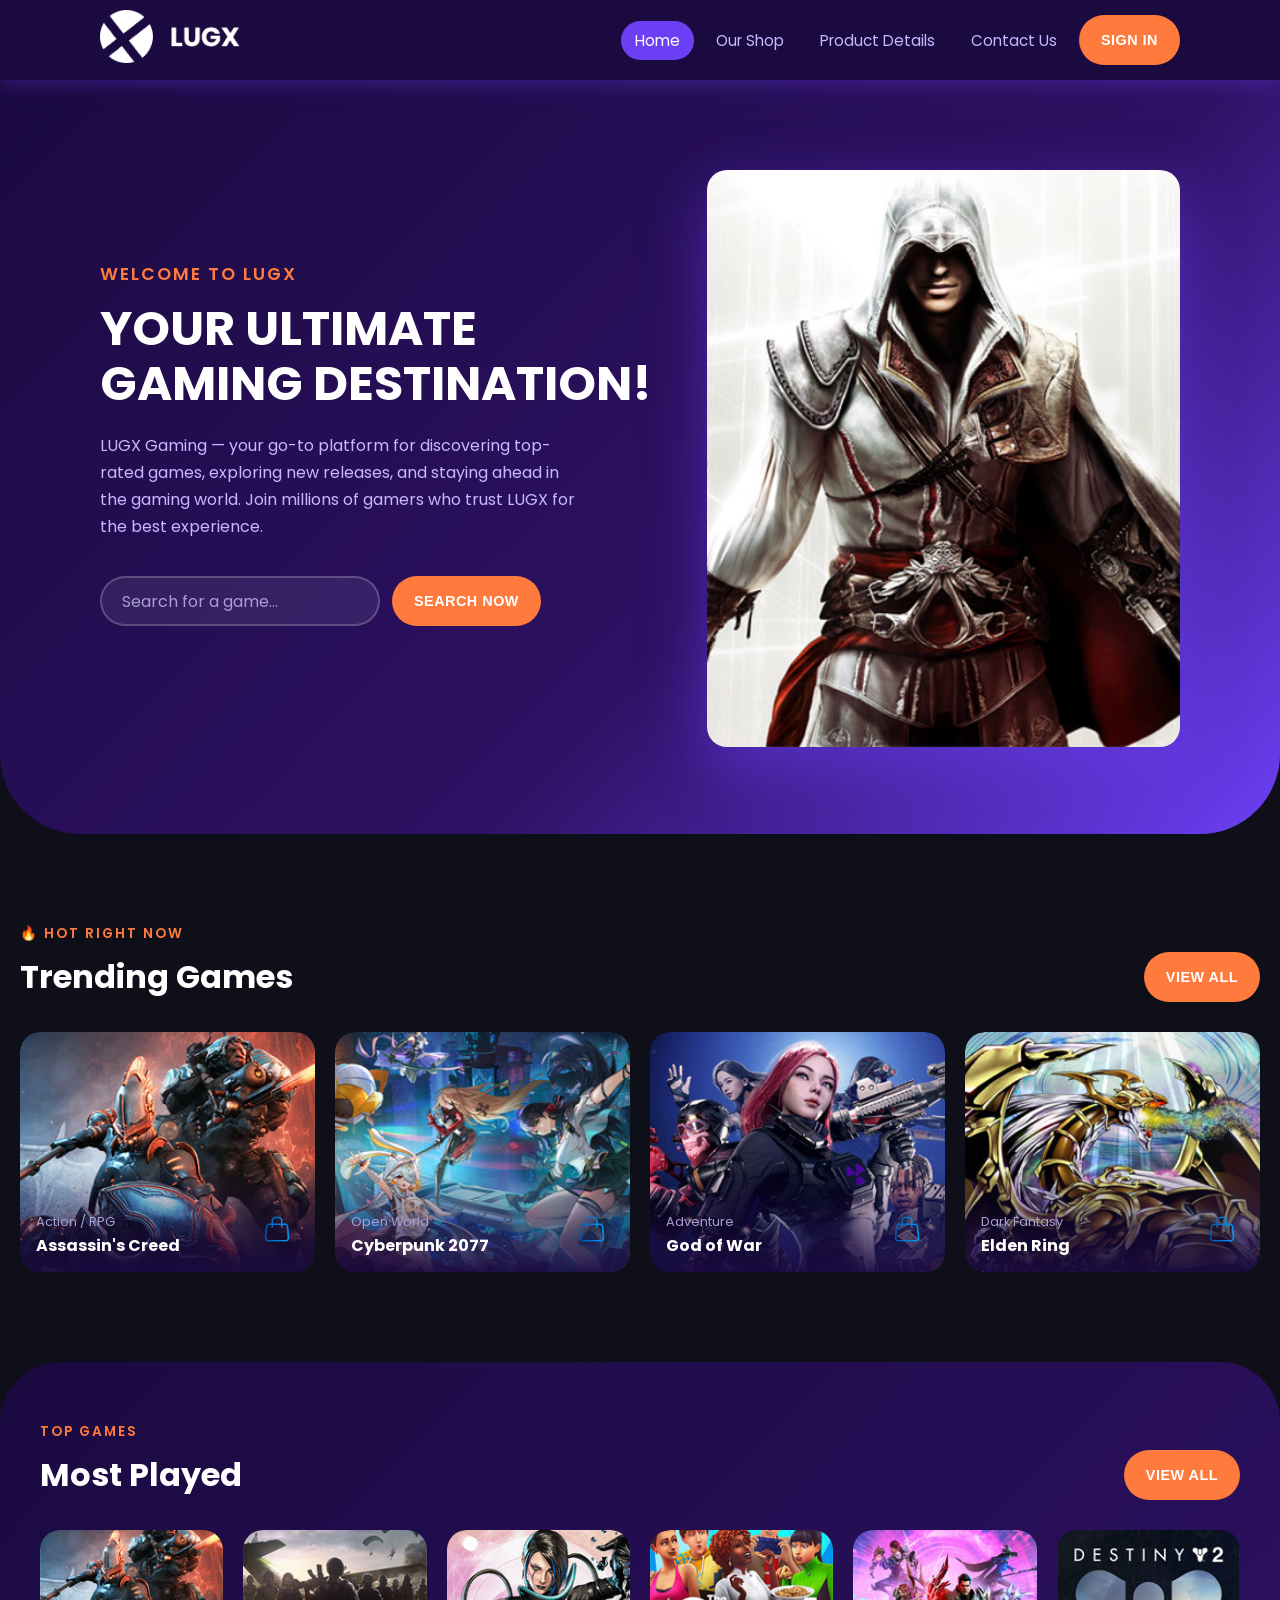
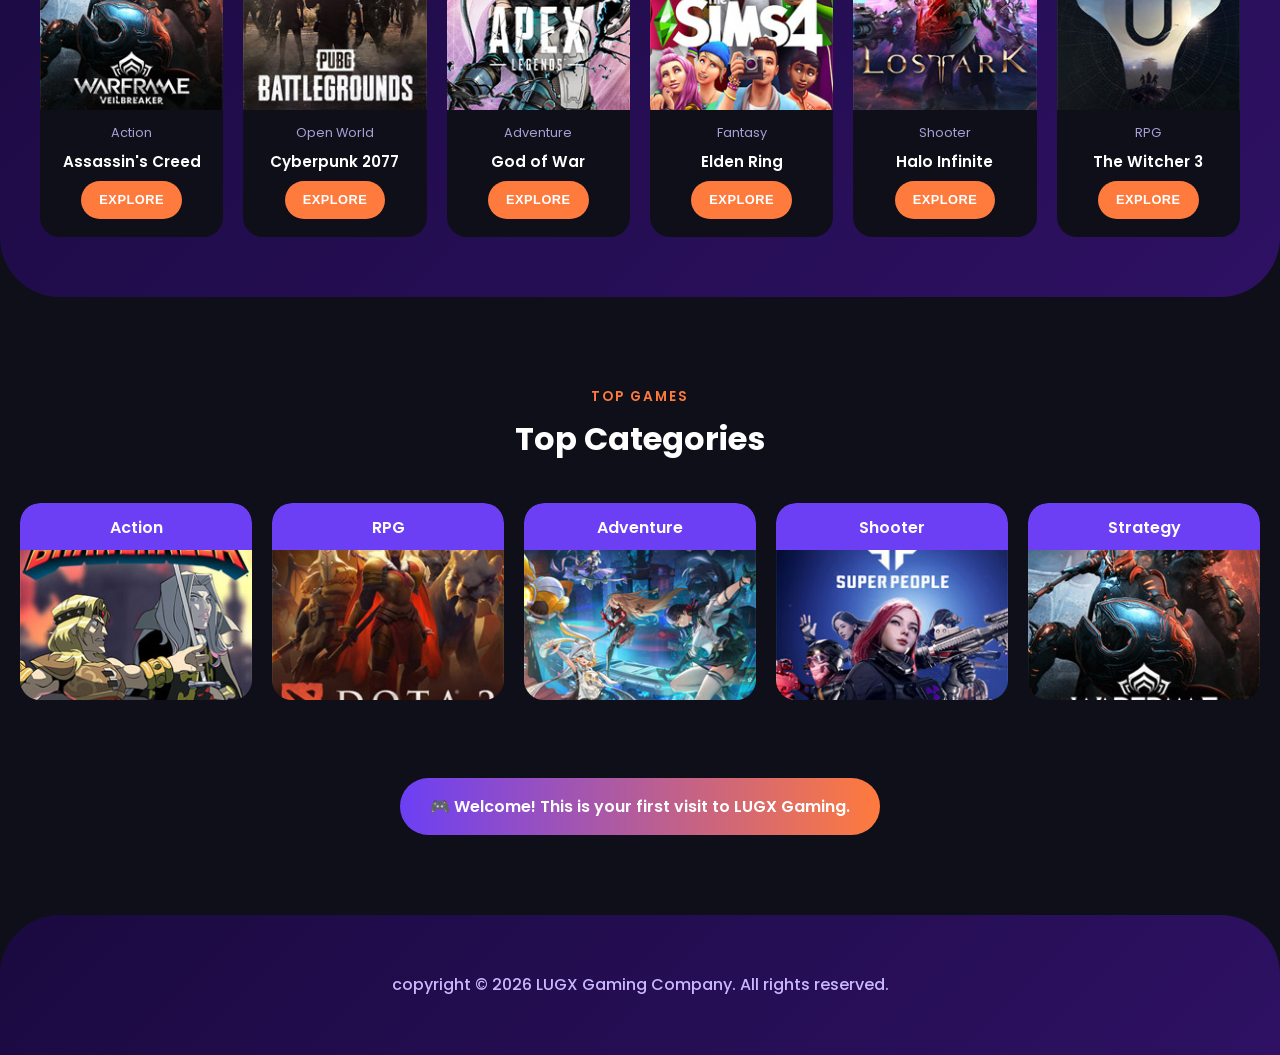
<file: index.html>
<!doctype html>
<html lang="en">
  <head>
    <meta charset="UTF-8" />
    <meta name="viewport" content="width=device-width, initial-scale=1.0" />
    <meta
      name="description"
      content="LUGX Gaming – your ultimate destination for trending games, top categories, and the best gaming experience."
    />
    <!-- FONTS -->
    <link
      href="https://fonts.googleapis.com/css2?family=Poppins:wght@300;400;500;600;700&display=swap"
      rel="stylesheet"
    />
    <link rel="shortcut icon" href="./images/logo.png" type="image/x-icon" />
    <link rel="stylesheet" href="style.css" />
    <title>LUGX Gaming</title>
  </head>

  <body>
    <!-- ========== HEADER ========== -->
    <header class="headerContainer">
      <div class="header">
        <a href="index.html" class="logo">
          <img src="images/logo.png" alt="LUGX Logo" />
        </a>

        <!-- Hamburger button (mobile) -->
        <button
          class="menuToggle"
          id="menuToggle"
          aria-label="Toggle navigation"
        >
          &#9776;
        </button>

        <nav class="headerLinks" id="headerLinks">
          <a href="index.html" class="active">Home</a>
          <a href="#trending">Our Shop</a>
          <a href="#mostPlayed">Product Details</a>
          <a href="contactUs.html">Contact Us</a>
          <button class="btn" id="signInBtn">Sign In</button>
        </nav>
      </div>
    </header>

    <!-- ========== LANDING PAGE ========== -->
    <main class="landingPageContainer">
      <div class="landingPage">
        <!-- LEFT SIDE -->
        <div class="leftSide">
          <p class="welcome">Welcome to LUGX</p>
          <h1 class="slogan">Your Ultimate Gaming Destination!</h1>
          <p class="description">
            LUGX Gaming — your go-to platform for discovering top-rated games,
            exploring new releases, and staying ahead in the gaming world. Join
            millions of gamers who trust LUGX for the best experience.
          </p>
          <!-- Search bar -->
          <div class="searchBar">
            <input
              type="text"
              id="searchInput"
              placeholder="Search for a game…"
            />
            <button class="btn searchBtn" id="searchBtn">SEARCH NOW</button>
          </div>
          <!-- Search result message -->
          <p id="searchResult" class="searchResult"></p>
        </div>

        <!-- RIGHT SIDE -->
        <div class="imageContainer">
          <img src="images/banner-image.jpg" alt="Gaming banner" />
        </div>
      </div>
    </main>

    <!-- ========== TRENDING GAMES ========== -->
    <section class="trendingContainer" id="trending">
      <span>🔥 Hot Right Now</span>
      <div class="trendingHeader">
        <h1>Trending Games</h1>
        <button class="btn" id="viewAllTrending">View All</button>
      </div>

      <div class="trendingCard" id="trendingCard">
        <!-- Cards injected by JS -->
      </div>
    </section>

    <!-- ========== MOST PLAYED ========== -->
    <section class="mostContainer" id="mostPlayed">
      <div class="mostPlayed">
        <span>top games</span>
        <div class="mostHeader">
          <h1>Most Played</h1>
          <button class="btn" id="viewAllMost">View All</button>
        </div>
        <div class="mostCards" id="mostCards">
          <!-- Cards injected by JS -->
        </div>
      </div>
    </section>

    <!-- ========== TOP CATEGORIES ========== -->
    <section class="categoryContainer">
      <div class="category">
        <div class="categoryHeader">
          <span>top games</span>
          <h1>Top Categories</h1>
        </div>
        <div class="categoryCards" id="categoryCards">
          <!-- Cards injected by JS -->
        </div>
      </div>
    </section>

    <!-- ========== VISIT COUNTER BANNER ========== -->
    <div class="counterBanner">
      <p id="visitMsg"></p>
    </div>

    <!-- ========== FOOTER ========== -->
    <footer class="footerContainer">
      <div class="footer">
        copyright &copy; <span id="footerYear"></span> LUGX Gaming Company. All
        rights reserved.
      </div>
    </footer>

    <!-- ========== SIGN-IN MODAL ========== -->
    <div class="modalOverlay" id="modalOverlay">
      <div class="modal">
        <button class="modalClose" id="modalClose">&times;</button>
        <h2>Sign In</h2>
        <input type="text" id="modalUsername" placeholder="Username" />
        <input type="password" id="modalPassword" placeholder="Password" />
        <p id="modalMsg" class="modalMsg"></p>
        <button class="btn" id="modalSubmit">Login</button>
      </div>
    </div>

    <script src="index.js"></script>
  </body>
</html>
</file>
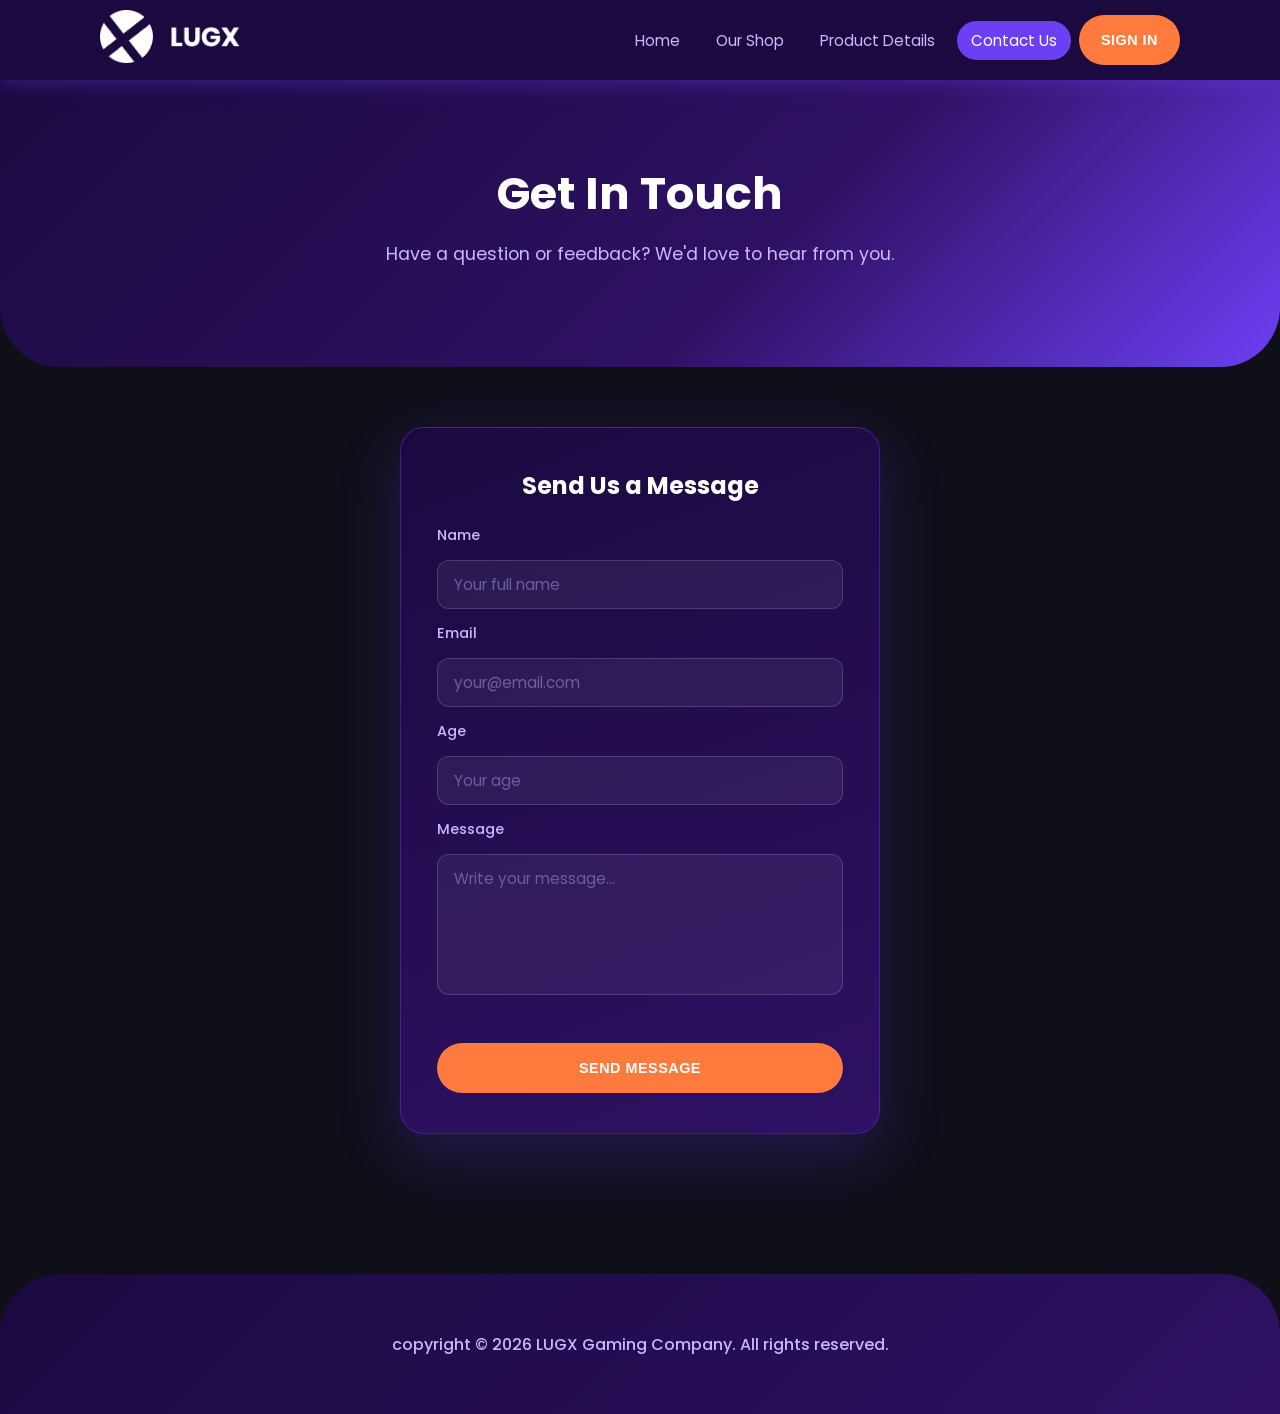
<file: contactUs.html>
<!doctype html>
<html lang="en">
  <head>
    <meta charset="UTF-8" />
    <meta name="viewport" content="width=device-width, initial-scale=1.0" />
    <meta
      name="description"
      content="Contact LUGX Gaming – reach out with your questions and feedback."
    />
    <link
      href="https://fonts.googleapis.com/css2?family=Poppins:wght@300;400;500;600;700&display=swap"
      rel="stylesheet"
    />
    <link rel="shortcut icon" href="./images/logo.png" type="image/x-icon" />
    <link rel="stylesheet" href="style.css" />
    <title>Contact Us – LUGX Gaming</title>
  </head>

  <body>
    <!-- ========== HEADER ========== -->
    <div class="headerContainer">
      <div class="header">
        <a href="index.html" class="logo">
          <img src="images/logo.png" alt="LUGX Logo" />
        </a>
        <button
          class="menuToggle"
          id="menuToggle"
          aria-label="Toggle navigation"
        >
          &#9776;
        </button>
        <nav class="headerLinks" id="headerLinks">
          <a href="index.html">Home</a>
          <a href="index.html#trending">Our Shop</a>
          <a href="index.html#mostPlayed">Product Details</a>
          <a href="contactUs.html" class="active">Contact Us</a>
          <button class="btn" id="signInBtn">Sign In</button>
        </nav>
      </div>
    </div>

    <!-- ========== CONTACT FORM ========== -->
    <div class="contactHero">
      <h1>Get In Touch</h1>
      <p>Have a question or feedback? We'd love to hear from you.</p>
    </div>

    <div class="formContainer">
      <form id="contactForm" novalidate>
        <h2>Send Us a Message</h2>

        <label for="contactName">Name</label>
        <input type="text" id="contactName" placeholder="Your full name" />

        <label for="contactEmail">Email</label>
        <input type="email" id="contactEmail" placeholder="your@email.com" />

        <label for="contactAge">Age</label>
        <input
          type="number"
          id="contactAge"
          placeholder="Your age"
          min="1"
          max="120"
        />

        <label for="contactMsg">Message</label>
        <textarea
          id="contactMsg"
          name="question"
          cols="30"
          rows="5"
          placeholder="Write your message…"
        ></textarea>

        <!-- Validation message -->
        <p id="formFeedback" class="formFeedback"></p>

        <button type="button" class="btn" id="sendBtn">Send Message</button>
      </form>
    </div>

    <!-- ========== FOOTER ========== -->
    <div class="footerContainer">
      <div class="footer">
        copyright &copy; <span id="footerYear"></span> LUGX Gaming Company. All
        rights reserved.
      </div>
    </div>

    <!-- ========== SIGN-IN MODAL ========== -->
    <div class="modalOverlay" id="modalOverlay">
      <div class="modal">
        <button class="modalClose" id="modalClose">&times;</button>
        <h2>Sign In</h2>
        <input type="text" id="modalUsername" placeholder="Username" />
        <input type="password" id="modalPassword" placeholder="Password" />
        <p id="modalMsg" class="modalMsg"></p>
        <button class="btn" id="modalSubmit">Login</button>
      </div>
    </div>

    <script src="index.js"></script>
  </body>
</html>
</file>
<file: style.css>
/* ============================================================
   LUGX GAMING – MAIN STYLESHEET
   Covers: box-sizing, Flexbox, transitions, transforms,
           pseudo-classes (:hover, :active), Media Queries
   ============================================================ */

/* ---------- RESET & BASE ---------- */
*,
*::before,
*::after {
  box-sizing: border-box;
  margin: 0;
  padding: 0;
}

body {
  font-family: "Poppins", sans-serif;
  background-color: #0f0f1a;
  color: #e0e0e0;
  overflow-x: hidden;
}

/* ---------- HEADER ---------- */
.headerContainer {
  background-color: #1a0a40;
  position: sticky;
  top: 0;
  z-index: 100;
  box-shadow: 0 2px 20px rgba(108, 63, 245, 0.4);
}

.header {
  height: 80px;
  display: flex;
  justify-content: space-between;
  align-items: center;
  padding: 0 100px;
  max-width: 1300px;
  margin: auto;
}

.logo img {
  width: 140px;
  transition: transform 0.3s;
}

.logo img:hover {
  transform: scale(1.05);
}

.headerLinks {
  display: flex;
  justify-content: space-between;
  align-items: center;
  gap: 8px;
}

.headerLinks a {
  text-decoration: none;
  color: #c9b8ff;
  padding: 8px 14px;
  border-radius: 50px;
  transition:
    background-color 0.3s,
    color 0.3s;
  font-size: 0.95rem;
}

.headerLinks a:hover {
  background-color: #6c3ff5;
  color: #fff;
}

.headerLinks a.active {
  background-color: #6c3ff5;
  color: #fff;
}

/* Hamburger – hidden on desktop */
.menuToggle {
  display: none;
  background: none;
  border: none;
  color: #fff;
  font-size: 1.8rem;
  cursor: pointer;
}

/* ---------- SHARED BUTTON ---------- */
.btn {
  border-radius: 50px;
  height: 50px;
  border: none;
  font-weight: 600;
  font-size: 0.9rem;
  padding: 0 22px;
  background-color: #ff7a3d;
  color: #fff;
  text-transform: uppercase;
  transition:
    background-color 0.3s,
    transform 0.2s;
  cursor: pointer;
  letter-spacing: 0.5px;
}

.btn:hover {
  background-color: #e05d20;
  transform: translateY(-2px);
}

.btn:active {
  transform: translateY(0) scale(0.97);
}

/* ---------- LANDING PAGE ---------- */
.landingPageContainer {
  background: linear-gradient(135deg, #1a0a40 0%, #2e1163 60%, #6c3ff5 100%);
  border-radius: 0 0 80px 80px;
}

.landingPage {
  display: flex;
  align-items: center;
  gap: 40px;
  padding: 90px 100px 80px;
  max-width: 1300px;
  margin: auto;
}

.leftSide {
  flex: 6;
}

.welcome {
  font-size: 1.1rem;
  color: #ff7a3d;
  font-weight: 600;
  letter-spacing: 2px;
  text-transform: uppercase;
  margin-bottom: 14px;
}

.slogan {
  font-size: 3rem;
  font-weight: 700;
  color: #fff;
  line-height: 1.15;
  text-transform: uppercase;
  margin-bottom: 20px;
}

.description {
  color: #c9b8ff;
  width: 85%;
  font-weight: 400;
  line-height: 1.7;
  margin-bottom: 36px;
}

/* Search bar */
.searchBar {
  display: flex;
  align-items: center;
  gap: 12px;
  flex-wrap: wrap;
}

.searchBar input {
  border-radius: 50px;
  border: 2px solid rgba(255, 255, 255, 0.2);
  background: rgba(255, 255, 255, 0.08);
  outline: none;
  width: 280px;
  height: 50px;
  font-size: 1rem;
  padding: 0 20px;
  color: #fff;
  transition: border-color 0.3s;
  font-family: "Poppins", sans-serif;
}

.searchBar input::placeholder {
  color: #a89fd4;
}

.searchBar input:focus {
  border-color: #ff7a3d;
}

.searchResult {
  margin-top: 14px;
  font-size: 0.95rem;
  min-height: 22px;
  color: #ffd580;
  font-weight: 500;
}

/* Landing right image */
.imageContainer {
  flex: 5;
}

.imageContainer img {
  width: 100%;
  border-radius: 20px;
  box-shadow: 0 20px 60px rgba(108, 63, 245, 0.5);
  transition: transform 0.4s;
}

.imageContainer img:hover {
  transform: scale(1.03) rotate(-1deg);
}

/* ---------- SECTION SHARED STYLES ---------- */
.trendingContainer {
  max-width: 1300px;
  margin: 90px auto 0;
  padding: 0 20px;
}

.trendingHeader,
.mostHeader {
  display: flex;
  justify-content: space-between;
  align-items: center;
  padding-bottom: 30px;
}

.trendingContainer > span,
.mostContainer span,
.categoryHeader span {
  display: block;
  text-transform: uppercase;
  color: #ff7a3d;
  font-weight: 600;
  font-size: 0.85rem;
  letter-spacing: 2px;
  margin-bottom: 8px;
}

.trendingHeader h1,
.mostHeader h1,
.categoryHeader h1 {
  color: #fff;
  font-size: 2rem;
  margin-top: 0;
}

/* ---------- TRENDING CARDS ---------- */
.trendingCard {
  display: flex;
  justify-content: space-between;
  gap: 20px;
  flex-wrap: wrap;
}

.trendingCard .card {
  position: relative;
  border-radius: 20px;
  overflow: hidden;
  flex: 1;
  min-width: 200px;
  transition:
    transform 0.3s,
    box-shadow 0.3s;
}

.trendingCard .card:hover {
  transform: translateY(-8px);
  box-shadow: 0 20px 40px rgba(108, 63, 245, 0.4);
}

.trendingCard .card > img {
  width: 100%;
  height: 240px;
  object-fit: cover;
  display: block;
  border-radius: 20px;
}

.trendingCard .card .cardInfo {
  position: absolute;
  bottom: 0;
  left: 0;
  right: 0;
  background: linear-gradient(to top, rgba(26, 10, 64, 0.95), transparent);
  border-radius: 0 0 20px 20px;
  padding: 40px 16px 14px;
  display: flex;
  justify-content: space-between;
  align-items: flex-end;
}

.trendingCard .cardName p {
  color: #a89fd4;
  font-size: 0.8rem;
  margin-bottom: 2px;
}

.trendingCard .cardName h3 {
  color: #fff;
  margin: 0;
  font-size: 1rem;
}

.trendingCard .cardInfo .icon img {
  width: 44px;
  transition: transform 0.3s;
  filter: drop-shadow(0 2px 6px rgba(0, 0, 0, 0.6));
}

.trendingCard .cardInfo .icon img:hover {
  transform: scale(1.3) rotate(10deg);
}

/* ---------- MOST PLAYED ---------- */
.mostContainer {
  background: linear-gradient(135deg, #1a0a40, #2e1163);
  margin-top: 90px;
  padding: 60px 40px;
  border-radius: 60px;
}

.mostPlayed {
  max-width: 1300px;
  margin: auto;
}

.mostCards {
  display: flex;
  justify-content: space-between;
  gap: 20px;
  flex-wrap: wrap;
}

.mostCards .card {
  flex: 1;
  min-width: 150px;
  background-color: #0f0f1a;
  border-radius: 20px;
  overflow: hidden;
  transition:
    transform 0.3s,
    box-shadow 0.3s;
  text-align: center;
}

.mostCards .card:hover {
  transform: translateY(-6px);
  box-shadow: 0 16px 40px rgba(108, 63, 245, 0.4);
}

.cardImg img {
  width: 100%;
  height: 180px;
  object-fit: cover;
  display: block;
}

.mostCards .cardInfo {
  display: flex;
  flex-direction: column;
  align-items: center;
  padding: 14px 10px 18px;
  gap: 8px;
}

.mostCards .cardInfo .genre {
  color: #a89fd4;
  font-size: 0.8rem;
}

.mostCards .cardInfo .cardName {
  color: #fff;
  font-size: 0.95rem;
  font-weight: 600;
}

.mostCards .cardInfo .btn {
  height: 38px;
  font-size: 0.8rem;
  padding: 0 18px;
}

/* ---------- TOP CATEGORIES ---------- */
.categoryContainer {
  margin-top: 90px;
  padding: 0 20px;
}

.category {
  max-width: 1300px;
  margin: auto;
}

.categoryHeader {
  display: flex;
  flex-direction: column;
  align-items: center;
  text-align: center;
  margin-bottom: 40px;
}

.categoryCards {
  display: flex;
  justify-content: space-between;
  gap: 20px;
  flex-wrap: wrap;
}

.categoryCards .card {
  flex: 1;
  min-width: 160px;
  border-radius: 20px;
  overflow: hidden;
  transition:
    transform 0.3s,
    box-shadow 0.3s;
}

.categoryCards .card:hover {
  transform: scale(1.05) translateY(-4px);
  box-shadow: 0 16px 40px rgba(108, 63, 245, 0.5);
}

.categoryCards .card .genre {
  background-color: #6c3ff5;
  text-align: center;
  color: #fff;
  padding: 12px 0 28px;
  font-size: 1rem;
  font-weight: 600;
  border-radius: 20px 20px 0 0;
}

.categoryCards .card .cardImg {
  position: relative;
  top: -18px;
  border-radius: 0 0 20px 20px;
  overflow: hidden;
}

.categoryCards .card .cardImg img {
  width: 100%;
  height: 150px;
  object-fit: cover;
  display: block;
  transition: transform 0.4s;
}

.categoryCards .card:hover .cardImg img {
  transform: scale(1.08);
}

/* ---------- VISIT COUNTER BANNER ---------- */
.counterBanner {
  max-width: 1300px;
  margin: 60px auto 0;
  padding: 0 20px;
  text-align: center;
}

.counterBanner p {
  background: linear-gradient(90deg, #6c3ff5, #ff7a3d);
  color: #fff;
  font-weight: 600;
  font-size: 1rem;
  padding: 16px 30px;
  border-radius: 50px;
  display: inline-block;
}

/* ---------- FOOTER ---------- */
.footerContainer {
  background: linear-gradient(135deg, #1a0a40, #2e1163);
  height: 140px;
  border-radius: 60px 60px 0 0;
  margin-top: 80px;
  display: flex;
  align-items: center;
  justify-content: center;
}

.footer {
  max-width: 1300px;
  margin: auto;
  text-align: center;
  color: #c9b8ff;
  font-weight: 500;
  font-size: 1rem;
}

/* ---------- SIGN-IN MODAL ---------- */
.modalOverlay {
  display: none;
  position: fixed;
  inset: 0;
  background: rgba(0, 0, 0, 0.7);
  z-index: 999;
  justify-content: center;
  align-items: center;
}

.modalOverlay.active {
  display: flex;
}

.modal {
  background: #1a0a40;
  border: 1px solid #6c3ff5;
  border-radius: 20px;
  padding: 40px 36px;
  width: 360px;
  position: relative;
  display: flex;
  flex-direction: column;
  gap: 16px;
  box-shadow: 0 20px 60px rgba(108, 63, 245, 0.5);
  transform: translateY(-30px);
  transition: transform 0.3s;
}

.modalOverlay.active .modal {
  transform: translateY(0);
}

.modal h2 {
  color: #fff;
  text-align: center;
  margin-bottom: 8px;
}

.modal input {
  background: rgba(255, 255, 255, 0.08);
  border: 1px solid rgba(255, 255, 255, 0.2);
  border-radius: 50px;
  height: 48px;
  padding: 0 20px;
  color: #fff;
  font-size: 0.95rem;
  outline: none;
  font-family: "Poppins", sans-serif;
  transition: border-color 0.3s;
}

.modal input:focus {
  border-color: #ff7a3d;
}

.modal input::placeholder {
  color: #a89fd4;
}

.modalClose {
  position: absolute;
  top: 14px;
  right: 18px;
  background: none;
  border: none;
  color: #a89fd4;
  font-size: 1.6rem;
  cursor: pointer;
  transition: color 0.2s;
}

.modalClose:hover {
  color: #ff7a3d;
}

.modalMsg {
  font-size: 0.9rem;
  min-height: 18px;
  text-align: center;
}

/* ---------- CONTACT PAGE ---------- */
.contactHero {
  background: linear-gradient(135deg, #1a0a40 0%, #2e1163 60%, #6c3ff5 100%);
  text-align: center;
  padding: 80px 20px 100px;
  border-radius: 0 0 60px 60px;
}

.contactHero h1 {
  font-size: 2.8rem;
  font-weight: 700;
  color: #fff;
  margin-bottom: 14px;
}

.contactHero p {
  color: #c9b8ff;
  font-size: 1.1rem;
}

.formContainer {
  display: flex;
  justify-content: center;
  padding: 60px 20px;
}

.formContainer form {
  background: linear-gradient(160deg, #1a0a40, #2e1163);
  border: 1px solid rgba(108, 63, 245, 0.4);
  display: flex;
  flex-direction: column;
  gap: 14px;
  width: 100%;
  max-width: 480px;
  padding: 40px 36px;
  border-radius: 24px;
  box-shadow: 0 20px 60px rgba(108, 63, 245, 0.25);
}

.formContainer form h2 {
  color: #fff;
  text-align: center;
  margin-bottom: 8px;
}

.formContainer form label {
  color: #c9b8ff;
  font-size: 0.9rem;
  font-weight: 500;
}

.formContainer form input,
.formContainer form textarea {
  background: rgba(255, 255, 255, 0.06);
  border: 1px solid rgba(255, 255, 255, 0.15);
  border-radius: 12px;
  padding: 12px 16px;
  color: #fff;
  font-size: 0.95rem;
  font-family: "Poppins", sans-serif;
  outline: none;
  transition: border-color 0.3s;
  resize: none;
}

.formContainer form input::placeholder,
.formContainer form textarea::placeholder {
  color: #6a5ea0;
}

.formContainer form input:focus,
.formContainer form textarea:focus {
  border-color: #ff7a3d;
}

.formFeedback {
  font-size: 0.9rem;
  min-height: 20px;
  text-align: center;
  font-weight: 500;
}

/* ---------- MEDIA QUERIES ---------- */

/* Tablet: ≤ 1024px */
@media (max-width: 1024px) {
  .header {
    padding: 0 40px;
  }

  .landingPage {
    padding: 70px 40px 60px;
    flex-direction: column;
  }

  .slogan {
    font-size: 2.2rem;
  }

  .description {
    width: 100%;
  }

  .imageContainer {
    width: 100%;
  }

  .imageContainer img {
    width: 80%;
    margin: auto;
    display: block;
  }

  .trendingContainer {
    padding: 0 40px;
  }

  .mostContainer {
    padding: 50px 30px;
    border-radius: 40px;
  }

  .categoryContainer {
    padding: 0 40px;
  }
}

/* Mobile: ≤ 768px */
@media (max-width: 768px) {
  /* Mobile nav */
  .menuToggle {
    display: block;
  }

  .headerLinks {
    display: none;
    flex-direction: column;
    position: absolute;
    top: 80px;
    left: 0;
    right: 0;
    background-color: #1a0a40;
    padding: 20px;
    gap: 10px;
    z-index: 99;
    box-shadow: 0 8px 24px rgba(0, 0, 0, 0.4);
  }

  .headerLinks.open {
    display: flex;
  }

  .headerLinks a {
    width: 100%;
    text-align: center;
    padding: 12px;
  }

  .headerLinks .btn {
    width: 100%;
  }

  .header {
    padding: 0 20px;
    position: relative;
  }

  .landingPage {
    padding: 50px 20px 40px;
  }

  .slogan {
    font-size: 1.8rem;
  }

  .searchBar input {
    width: 100%;
  }

  .trendingContainer {
    padding: 0 16px;
  }

  .trendingCard {
    flex-direction: column;
  }

  .trendingCard .card {
    min-width: 100%;
  }

  .mostContainer {
    padding: 40px 16px;
    border-radius: 30px;
    margin-top: 50px;
  }

  .mostCards {
    flex-direction: column;
  }

  .mostCards .card {
    min-width: 100%;
  }

  .categoryCards {
    flex-wrap: wrap;
  }

  .categoryCards .card {
    min-width: calc(50% - 10px);
    flex: none;
  }

  .categoryContainer {
    padding: 0 16px;
  }

  .footerContainer {
    border-radius: 40px 40px 0 0;
  }

  /* Contact form */
  .contactHero h1 {
    font-size: 2rem;
  }

  .formContainer form {
    padding: 28px 20px;
  }
}

/* Small mobile: ≤ 480px */
@media (max-width: 480px) {
  .slogan {
    font-size: 1.5rem;
  }

  .landingPage {
    padding: 40px 14px 30px;
  }

  .categoryCards .card {
    min-width: 100%;
  }

  .counterBanner p {
    font-size: 0.85rem;
    padding: 14px 20px;
  }

  .modal {
    width: 90%;
    padding: 30px 20px;
  }
}
</file>
